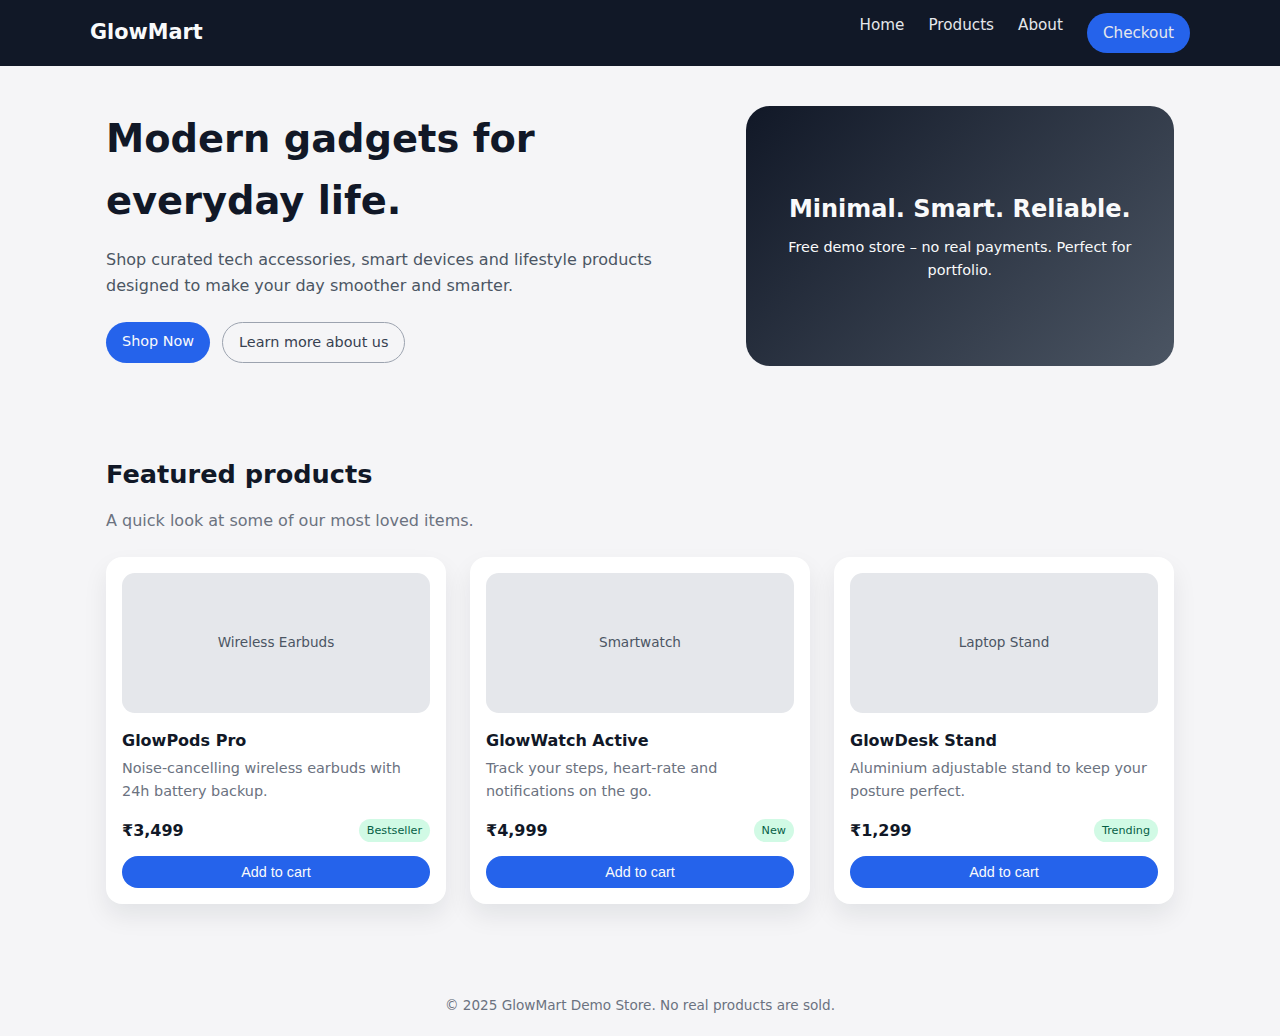
<file: index.html>
<!DOCTYPE html>
<html lang="en">
<head>
  <!-- Google Tag Manager -->
<script>(function(w,d,s,l,i){w[l]=w[l]||[];w[l].push({'gtm.start':
new Date().getTime(),event:'gtm.js'});var f=d.getElementsByTagName(s)[0],
j=d.createElement(s),dl=l!='dataLayer'?'&l='+l:'';j.async=true;j.src=
'https://www.googletagmanager.com/gtm.js?id='+i+dl;f.parentNode.insertBefore(j,f);
})(window,document,'script','dataLayer','GTM-NFHR4LK6');</script>
<!-- End Google Tag Manager -->
  <meta charset="UTF-8" />
  <title>GlowMart – Home</title>
  <meta name="viewport" content="width=device-width, initial-scale=1.0" />
  <link rel="stylesheet" href="style.css" />
</head>
<body>
  <!-- Google Tag Manager (noscript) -->
<noscript><iframe src="https://www.googletagmanager.com/ns.html?id=GTM-NFHR4LK6"
height="0" width="0" style="display:none;visibility:hidden"></iframe></noscript>
<!-- End Google Tag Manager (noscript) -->
  <header>
    <div class="container navbar">
      <div class="logo">GlowMart</div>
      <div class="nav-toggle">&#9776;</div>
      <nav class="nav-links">
        <a href="index.html">Home</a>
        <a href="products.html">Products</a>
        <a href="about.html">About</a>
        <a href="payment.html" class="btn-primary">Checkout</a>
      </nav>
    </div>
  </header>

  <main class="container">
    <!-- Hero -->
    <section class="hero">
      <div class="hero-text">
        <h1>Modern gadgets for everyday life.</h1>
        <p>
          Shop curated tech accessories, smart devices and lifestyle products
          designed to make your day smoother and smarter.
        </p>
        <div class="hero-actions">
          <a href="products.html" class="btn-primary">Shop Now</a>
          <a href="about.html" class="btn-outline">Learn more about us</a>
        </div>
      </div>
      <div class="hero-image">
        <div>
          <h2>Minimal. Smart. Reliable.</h2>
          <p style="margin-top: 0.5rem; font-size: 0.9rem;">
            Free demo store – no real payments. Perfect for portfolio.
          </p>
        </div>
      </div>
    </section>

    <!-- Featured products -->
    <section class="section">
      <h2 class="section-title">Featured products</h2>
      <p class="section-subtitle">
        A quick look at some of our most loved items.
      </p>
      <div class="product-grid">
        <article class="product-card">
          <div class="product-image">
            Wireless Earbuds
          </div>
          <h3>GlowPods Pro</h3>
          <p>Noise-cancelling wireless earbuds with 24h battery backup.</p>
          <div class="product-meta">
            <span class="price">₹3,499</span>
            <span class="badge">Bestseller</span>
          </div>
          <button class="btn-primary" data-add-to-cart="GlowPods Pro" style="margin-top: 0.8rem;">
            Add to cart
          </button>
        </article>

        <article class="product-card">
          <div class="product-image">
            Smartwatch
          </div>
          <h3>GlowWatch Active</h3>
          <p>Track your steps, heart-rate and notifications on the go.</p>
          <div class="product-meta">
            <span class="price">₹4,999</span>
            <span class="badge">New</span>
          </div>
          <button class="btn-primary" data-add-to-cart="GlowWatch Active" style="margin-top: 0.8rem;">
            Add to cart
          </button>
        </article>

        <article class="product-card">
          <div class="product-image">
            Laptop Stand
          </div>
          <h3>GlowDesk Stand</h3>
          <p>Aluminium adjustable stand to keep your posture perfect.</p>
          <div class="product-meta">
            <span class="price">₹1,299</span>
            <span class="badge">Trending</span>
          </div>
          <button class="btn-primary" data-add-to-cart="GlowDesk Stand" style="margin-top: 0.8rem;">
            Add to cart
          </button>
        </article>
      </div>
    </section>
  </main>

  <footer>
    <div class="container">
      © 2025 GlowMart Demo Store. No real products are sold.
    </div>
  </footer>

  <div class="toast"></div>
  <script src="script.js"></script>
</body>
</html>
</file>
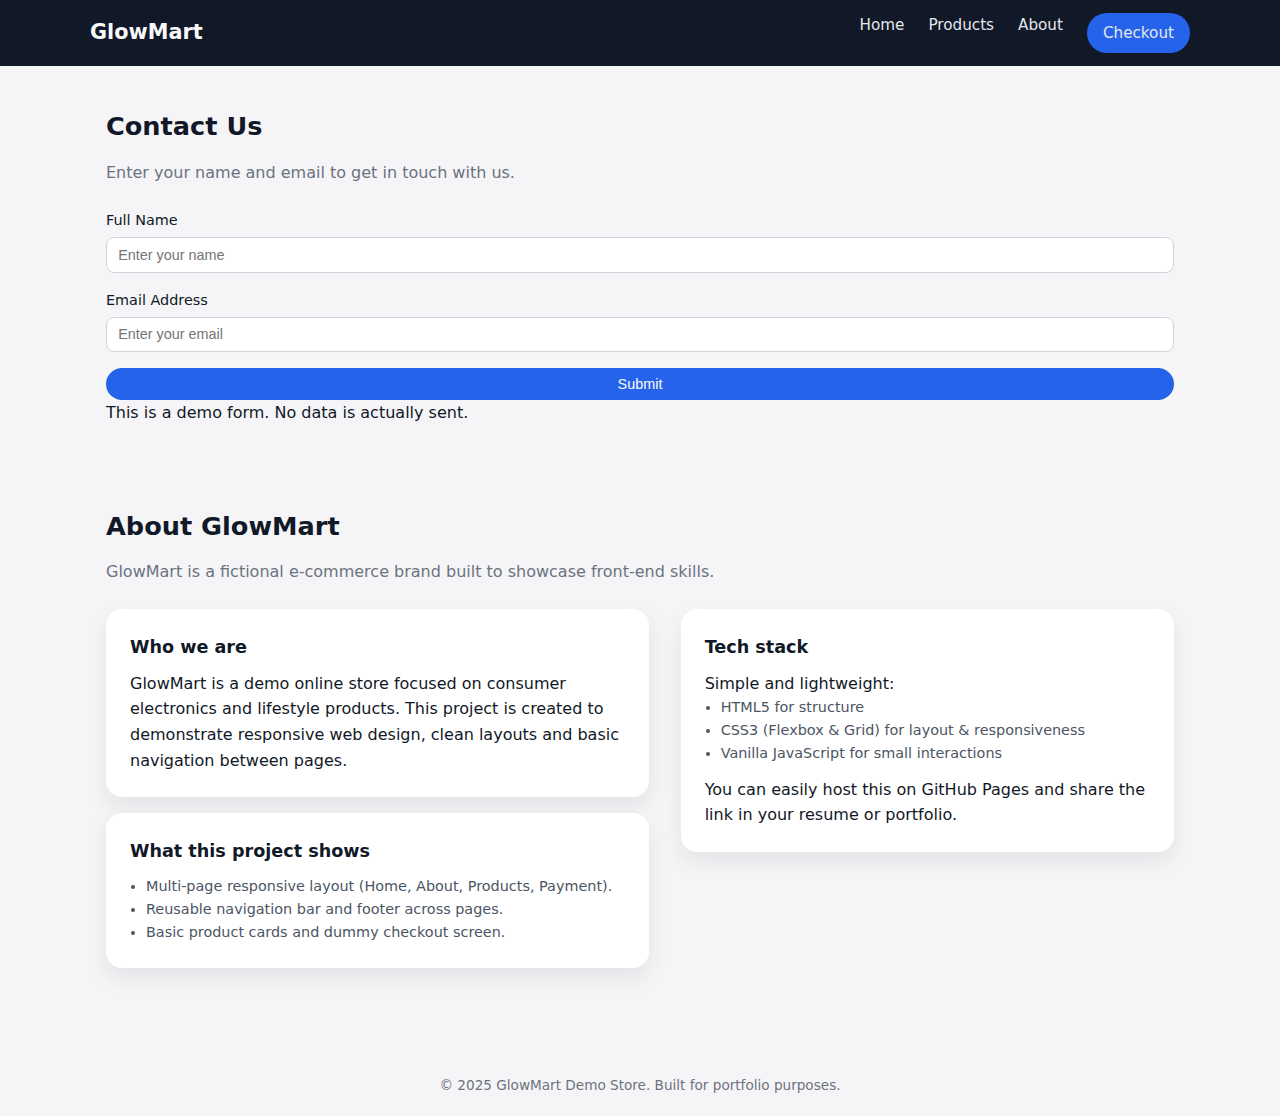
<file: about.html>
<!DOCTYPE html>
<html lang="en">
<head>
  <!-- Google tag (gtag.js) -->
<script async src="https://www.googletagmanager.com/gtag/js?id=G-N25NN025NE"></script>
<script>
  window.dataLayer = window.dataLayer || [];
  function gtag(){dataLayer.push(arguments);}
  gtag('js', new Date());

  gtag('config', 'G-N25NN025NE');
</script>
  <!-- Google Tag Manager -->
<script>(function(w,d,s,l,i){w[l]=w[l]||[];w[l].push({'gtm.start':
new Date().getTime(),event:'gtm.js'});var f=d.getElementsByTagName(s)[0],
j=d.createElement(s),dl=l!='dataLayer'?'&l='+l:'';j.async=true;j.src=
'https://www.googletagmanager.com/gtm.js?id='+i+dl;f.parentNode.insertBefore(j,f);
})(window,document,'script','dataLayer','GTM-NFHR4LK6');</script>
<!-- End Google Tag Manager -->
  <meta charset="UTF-8" />
  <title>GlowMart – About</title>
  <meta name="viewport" content="width=device-width, initial-scale=1.0" />
  <link rel="stylesheet" href="style.css" />
</head>
<body>
  <!-- Google Tag Manager (noscript) -->
<noscript><iframe src="https://www.googletagmanager.com/ns.html?id=GTM-NFHR4LK6"
height="0" width="0" style="display:none;visibility:hidden"></iframe></noscript>
<!-- End Google Tag Manager (noscript) -->
  <header>
    <div class="container navbar">
      <div class="logo">GlowMart</div>
      <div class="nav-toggle">&#9776;</div>
      <nav class="nav-links">
        <a href="index.html">Home</a>
        <a href="products.html">Products</a>
        <a href="about.html">About</a>
        <a href="payment.html" class="btn-primary">Checkout</a>
      </nav>
    </div>
  </header>

  <main class="container">
    <!-- Simple Contact Form -->
<section class="section">
  <h2 class="section-title">Contact Us</h2>
  <p class="section-subtitle">
    Enter your name and email to get in touch with us.
  </p>

  <div class="contact-card">
    <form onsubmit="handleContactSubmit(event)">
      
      <div class="form-group">
        <label for="name">Full Name</label>
        <input type="text" id="name" placeholder="Enter your name" required>
      </div>

      <div class="form-group">
        <label for="email">Email Address</label>
        <input type="email" id="email" placeholder="Enter your email" required>
      </div>

      <button type="submit" class="btn-primary" style="width: 100%;">
        Submit
      </button>

      <p class="form-note">
        This is a demo form. No data is actually sent.
      </p>

    </form>
  </div>
</section>

    <section class="section">
      <h1 class="section-title">About GlowMart</h1>
      <p class="section-subtitle">
        GlowMart is a fictional e-commerce brand built to showcase front-end skills.
      </p>

      <div class="about-grid">
        <div>
          <div class="about-card">
            <h3>Who we are</h3>
            <p>
              GlowMart is a demo online store focused on consumer electronics and lifestyle products.
              This project is created to demonstrate responsive web design, clean layouts and basic
              navigation between pages.
            </p>
          </div>
          <div class="about-card">
            <h3>What this project shows</h3>
            <ul style="margin-left: 1rem; font-size: 0.9rem; color: #4b5563;">
              <li>Multi-page responsive layout (Home, About, Products, Payment).</li>
              <li>Reusable navigation bar and footer across pages.</li>
              <li>Basic product cards and dummy checkout screen.</li>
            </ul>
          </div>
        </div>

        <div>
          <div class="about-card">
            <h3>Tech stack</h3>
            <p>Simple and lightweight:</p>
            <ul style="margin-left: 1rem; font-size: 0.9rem; color: #4b5563;">
              <li>HTML5 for structure</li>
              <li>CSS3 (Flexbox & Grid) for layout & responsiveness</li>
              <li>Vanilla JavaScript for small interactions</li>
            </ul>
            <p style="margin-top: 0.7rem;">
              You can easily host this on GitHub Pages and share the link in your resume or portfolio.
            </p>
          </div>
        </div>
      </div>
    </section>
  </main>

  <footer>
    <div class="container">
      © 2025 GlowMart Demo Store. Built for portfolio purposes.
    </div>
  </footer>

  <div class="toast"></div>
  <script src="script.js"></script>
</body>
</html>
</file>
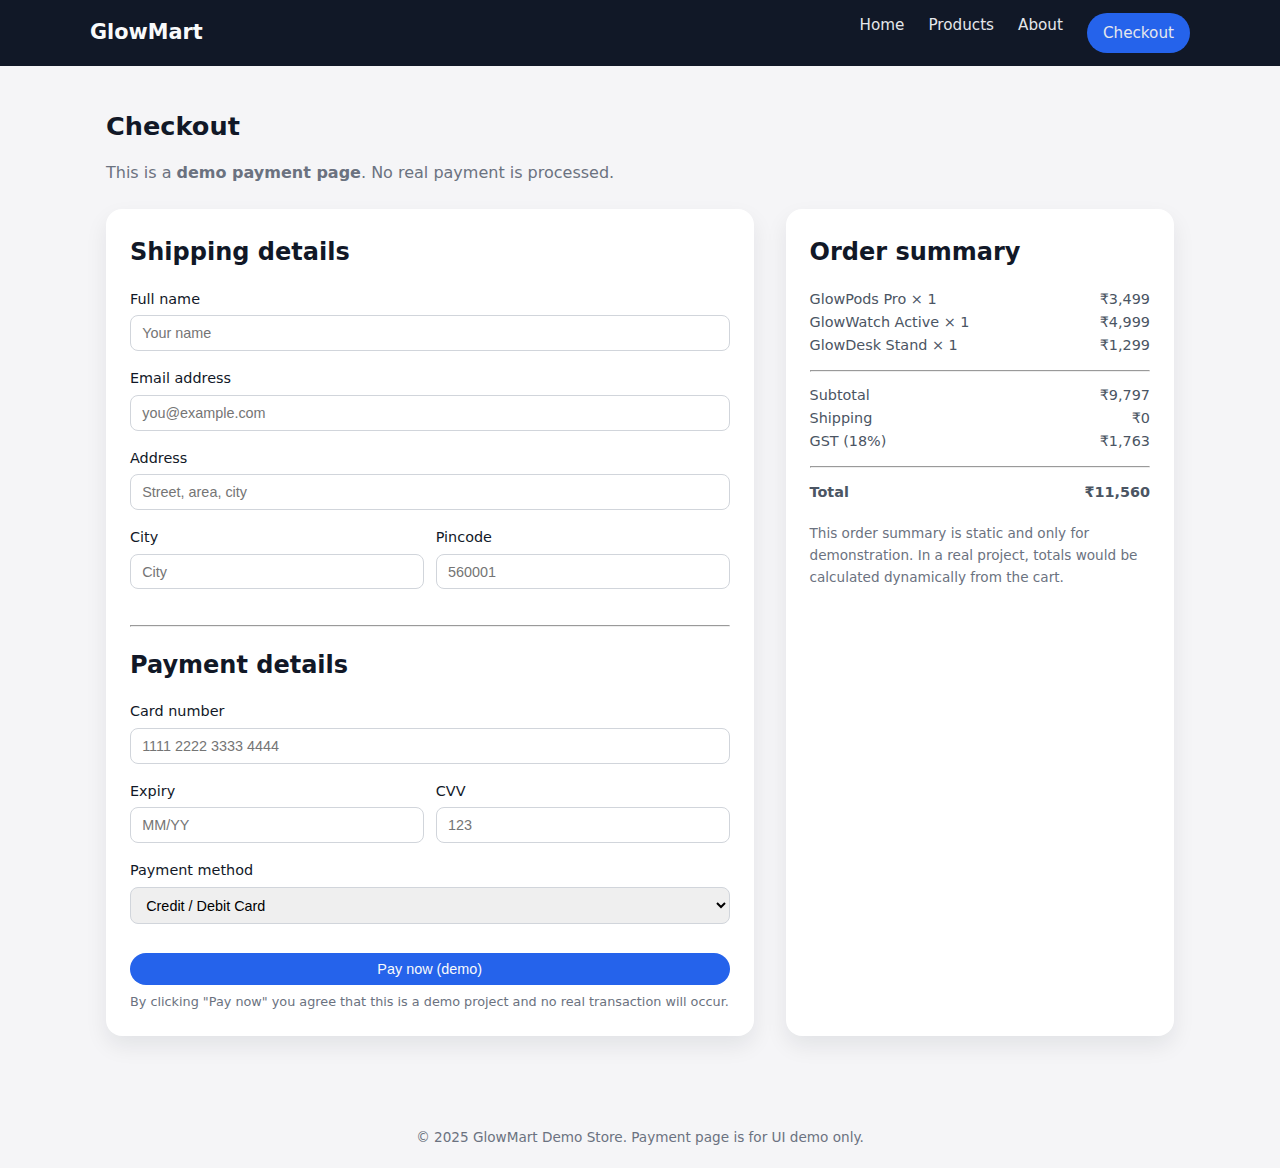
<file: payment.html>
<!DOCTYPE html>
<html lang="en">
<head>
  <!-- Google Tag Manager -->
<script>(function(w,d,s,l,i){w[l]=w[l]||[];w[l].push({'gtm.start':
new Date().getTime(),event:'gtm.js'});var f=d.getElementsByTagName(s)[0],
j=d.createElement(s),dl=l!='dataLayer'?'&l='+l:'';j.async=true;j.src=
'https://www.googletagmanager.com/gtm.js?id='+i+dl;f.parentNode.insertBefore(j,f);
})(window,document,'script','dataLayer','GTM-NFHR4LK6');</script>
<!-- End Google Tag Manager -->
  <meta charset="UTF-8" />
  <title>GlowMart – Payment</title>
  <meta name="viewport" content="width=device-width, initial-scale=1.0" />
  <link rel="stylesheet" href="style.css" />
</head>
<body>
  <!-- Google Tag Manager (noscript) -->
<noscript><iframe src="https://www.googletagmanager.com/ns.html?id=GTM-NFHR4LK6"
height="0" width="0" style="display:none;visibility:hidden"></iframe></noscript>
<!-- End Google Tag Manager (noscript) -->
  <header>
    <div class="container navbar">
      <div class="logo">GlowMart</div>
      <div class="nav-toggle">&#9776;</div>
      <nav class="nav-links">
        <a href="index.html">Home</a>
        <a href="products.html">Products</a>
        <a href="about.html">About</a>
        <a href="payment.html" class="btn-primary">Checkout</a>
      </nav>
    </div>
  </header>

  <main class="container">
    <section class="section">
      <h1 class="section-title">Checkout</h1>
      <p class="section-subtitle">
        This is a <strong>demo payment page</strong>. No real payment is processed.
      </p>

      <div class="checkout-layout">
        <!-- Left: form -->
        <form class="form-card" onsubmit="event.preventDefault(); alert('Demo: payment submitted!');">
          <h2 style="margin-bottom: 1rem;">Shipping details</h2>

          <div class="form-group">
            <label for="fullName">Full name</label>
            <input id="fullName" type="text" placeholder="Your name" required />
          </div>

          <div class="form-group">
            <label for="email">Email address</label>
            <input id="email" type="email" placeholder="you@example.com" required />
          </div>

          <div class="form-group">
            <label for="address">Address</label>
            <input id="address" type="text" placeholder="Street, area, city" required />
          </div>

          <div class="form-row">
            <div class="form-group">
              <label for="city">City</label>
              <input id="city" type="text" placeholder="City" required />
            </div>
            <div class="form-group">
              <label for="pincode">Pincode</label>
              <input id="pincode" type="text" placeholder="560001" required />
            </div>
          </div>

          <hr style="margin: 1.2rem 0;" />

          <h2 style="margin-bottom: 1rem;">Payment details</h2>

          <div class="form-group">
            <label for="cardNumber">Card number</label>
            <input id="cardNumber" type="text" placeholder="1111 2222 3333 4444" required />
          </div>

          <div class="form-row">
            <div class="form-group">
              <label for="expiry">Expiry</label>
              <input id="expiry" type="text" placeholder="MM/YY" required />
            </div>
            <div class="form-group">
              <label for="cvv">CVV</label>
              <input id="cvv" type="password" placeholder="123" required />
            </div>
          </div>

          <div class="form-group">
            <label for="method">Payment method</label>
            <select id="method">
              <option>Credit / Debit Card</option>
              <option>UPI</option>
              <option>Net Banking</option>
            </select>
          </div>

          <button class="btn-primary" type="submit" style="margin-top: 0.8rem; width: 100%;">
            Pay now (demo)
          </button>

          <p style="margin-top: 0.4rem; font-size: 0.8rem; color: #6b7280;">
            By clicking "Pay now" you agree that this is a demo project and no real
            transaction will occur.
          </p>
        </form>

        <!-- Right: order summary -->
        <aside class="summary-card">
          <h2 style="margin-bottom: 1rem;">Order summary</h2>
          <div style="font-size: 0.9rem; color: #4b5563;">
            <p>GlowPods Pro × 1 <span style="float: right;">₹3,499</span></p>
            <p>GlowWatch Active × 1 <span style="float: right;">₹4,999</span></p>
            <p>GlowDesk Stand × 1 <span style="float: right;">₹1,299</span></p>
            <hr style="margin: 0.8rem 0;" />
            <p>Subtotal <span style="float: right;">₹9,797</span></p>
            <p>Shipping <span style="float: right;">₹0</span></p>
            <p>GST (18%) <span style="float: right;">₹1,763</span></p>
            <hr style="margin: 0.8rem 0;" />
            <p style="font-weight: 600;">Total <span style="float: right;">₹11,560</span></p>
          </div>

          <p style="margin-top: 1.2rem; font-size: 0.85rem; color: #6b7280;">
            This order summary is static and only for demonstration. In a real project,
            totals would be calculated dynamically from the cart.
          </p>
        </aside>
      </div>
    </section>
  </main>

  <footer>
    <div class="container">
      © 2025 GlowMart Demo Store. Payment page is for UI demo only.
    </div>
  </footer>

  <div class="toast"></div>
  <script src="script.js"></script>
</body>
</html>
</file>
<file: style.css>
/* Global reset */
* {
  margin: 0;
  padding: 0;
  box-sizing: border-box;
}

body {
  font-family: system-ui, -apple-system, BlinkMacSystemFont, "Segoe UI", sans-serif;
  line-height: 1.6;
  background: #f5f5f7;
  color: #111827;
}

/* Layout */

.container {
  max-width: 1100px;
  margin: 0 auto;
  padding: 0 1rem;
}

/* Header / Navbar */

header {
  background: #111827;
  color: #f9fafb;
  position: sticky;
  top: 0;
  z-index: 10;
}

.navbar {
  display: flex;
  align-items: center;
  justify-content: space-between;
  padding: 0.8rem 0;
}

.navbar .logo {
  font-weight: 700;
  font-size: 1.3rem;
}

.nav-links {
  display: flex;
  gap: 1.5rem;
}

.nav-links a {
  color: #e5e7eb;
  text-decoration: none;
  font-size: 0.95rem;
}

.nav-links a:hover {
  color: #facc15;
}

.btn-primary {
  background: #2563eb;
  color: #f9fafb;
  border-radius: 999px;
  padding: 0.5rem 1rem;
  text-decoration: none;
  border: none;
  cursor: pointer;
  font-size: 0.9rem;
}

.btn-primary:hover {
  background: #1d4ed8;
}

/* Mobile nav toggle */

.nav-toggle {
  display: none;
  cursor: pointer;
  font-size: 1.5rem;
}

@media (max-width: 768px) {
  .nav-links {
    display: none;
    position: absolute;
    top: 56px;
    right: 0;
    background: #111827;
    flex-direction: column;
    padding: 0.75rem 1rem;
    width: 200px;
  }

  .nav-links.show {
    display: flex;
  }

  .nav-toggle {
    display: block;
  }
}

/* Hero section (Home page) */

.hero {
  display: grid;
  grid-template-columns: 1.4fr 1fr;
  align-items: center;
  gap: 2.5rem;
  padding: 2.5rem 0 3rem;
}

.hero-text h1 {
  font-size: 2.4rem;
  margin-bottom: 1rem;
}

.hero-text p {
  margin-bottom: 1.5rem;
  color: #4b5563;
}

.hero-actions {
  display: flex;
  flex-wrap: wrap;
  gap: 0.75rem;
}

.btn-outline {
  border-radius: 999px;
  padding: 0.5rem 1rem;
  border: 1px solid #9ca3af;
  background: transparent;
  cursor: pointer;
  text-decoration: none;
  color: #374151;
  font-size: 0.9rem;
}

.btn-outline:hover {
  background: #e5e7eb;
}

.hero-image {
  background: linear-gradient(135deg, #111827, #4b5563);
  border-radius: 1.5rem;
  height: 260px;
  display: flex;
  align-items: center;
  justify-content: center;
  color: #f9fafb;
  text-align: center;
  padding: 1.5rem;
}

/* Sections */

.section {
  padding: 2.5rem 0;
}

.section-title {
  font-size: 1.6rem;
  margin-bottom: 0.8rem;
}

.section-subtitle {
  color: #6b7280;
  margin-bottom: 1.5rem;
}

/* Product cards (Home + Products page) */

.product-grid {
  display: grid;
  grid-template-columns: repeat(3, minmax(0, 1fr));
  gap: 1.5rem;
}

.product-card {
  background: #ffffff;
  border-radius: 1rem;
  padding: 1rem;
  box-shadow: 0 12px 25px rgba(15, 23, 42, 0.08);
  display: flex;
  flex-direction: column;
  justify-content: space-between;
}

.product-image {
  background: #e5e7eb;
  border-radius: 0.8rem;
  height: 140px;
  margin-bottom: 0.9rem;
  display: flex;
  align-items: center;
  justify-content: center;
  font-size: 0.85rem;
  color: #4b5563;
}

.product-card h3 {
  font-size: 1rem;
  margin-bottom: 0.25rem;
}

.product-card p {
  font-size: 0.9rem;
  color: #6b7280;
  margin-bottom: 0.5rem;
}

.product-meta {
  display: flex;
  align-items: center;
  justify-content: space-between;
  margin-top: 0.4rem;
}

.price {
  font-weight: 600;
  color: #111827;
}

.badge {
  font-size: 0.7rem;
  padding: 0.15rem 0.5rem;
  border-radius: 999px;
  background: #d1fae5;
  color: #065f46;
}

/* About page */

.about-grid {
  display: grid;
  grid-template-columns: 1.1fr 1fr;
  gap: 2rem;
}

.about-card {
  background: #ffffff;
  border-radius: 1rem;
  padding: 1.5rem;
  box-shadow: 0 10px 22px rgba(15, 23, 42, 0.08);
  margin-bottom: 1rem;
}

.about-card h3 {
  margin-bottom: 0.6rem;
  font-size: 1.1rem;
}

/* Payment / Checkout page */

.checkout-layout {
  display: grid;
  grid-template-columns: 2fr 1.2fr;
  gap: 2rem;
}

.form-card,
.summary-card {
  background: #ffffff;
  border-radius: 1rem;
  padding: 1.5rem;
  box-shadow: 0 10px 22px rgba(15, 23, 42, 0.08);
}

.form-group {
  margin-bottom: 1rem;
}

.form-group label {
  display: block;
  margin-bottom: 0.3rem;
  font-size: 0.9rem;
}

.form-group input,
.form-group select {
  width: 100%;
  padding: 0.55rem 0.7rem;
  border-radius: 0.5rem;
  border: 1px solid #d1d5db;
  font-size: 0.9rem;
}

.form-row {
  display: grid;
  grid-template-columns: repeat(2, minmax(0, 1fr));
  gap: 0.75rem;
}

/* Footer */

footer {
  padding: 1.2rem 0;
  text-align: center;
  font-size: 0.85rem;
  color: #6b7280;
  margin-top: 2rem;
}

/* Toast message */

.toast {
  position: fixed;
  bottom: 1.5rem;
  right: 1.2rem;
  background: #111827;
  color: #f9fafb;
  padding: 0.7rem 1rem;
  border-radius: 999px;
  font-size: 0.85rem;
  opacity: 0;
  pointer-events: none;
  transition: opacity 0.2s ease, transform 0.2s ease;
  transform: translateY(10px);
}

.toast.show {
  opacity: 1;
  pointer-events: auto;
  transform: translateY(0);
}

/* Responsive adjustments */

@media (max-width: 900px) {
  .hero {
    grid-template-columns: 1fr;
  }

  .hero-image {
    order: -1;
  }

  .product-grid {
    grid-template-columns: repeat(2, minmax(0, 1fr));
  }

  .about-grid,
  .checkout-layout {
    grid-template-columns: 1fr;
  }
}

@media (max-width: 600px) {
  .product-grid {
    grid-template-columns: 1fr;
  }

  .hero-text h1 {
    font-size: 2rem;
  }
}
</file>
